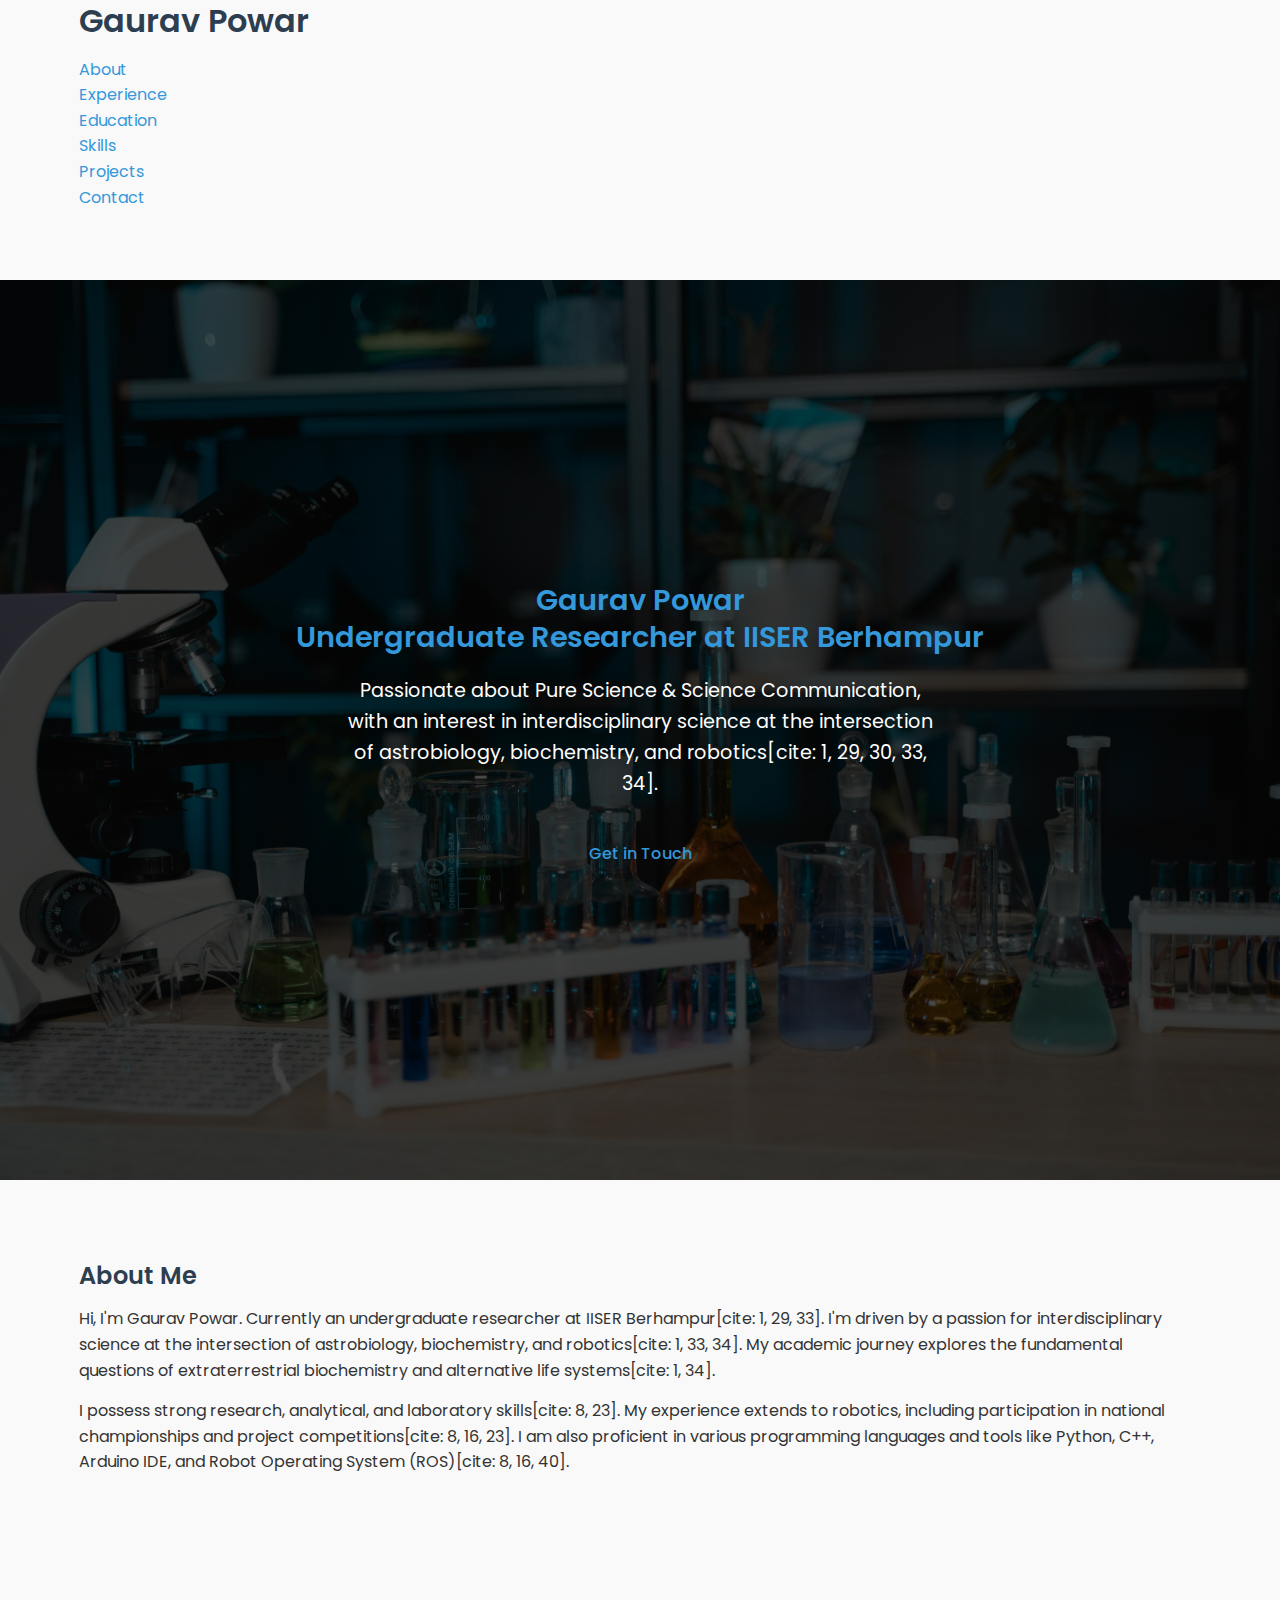
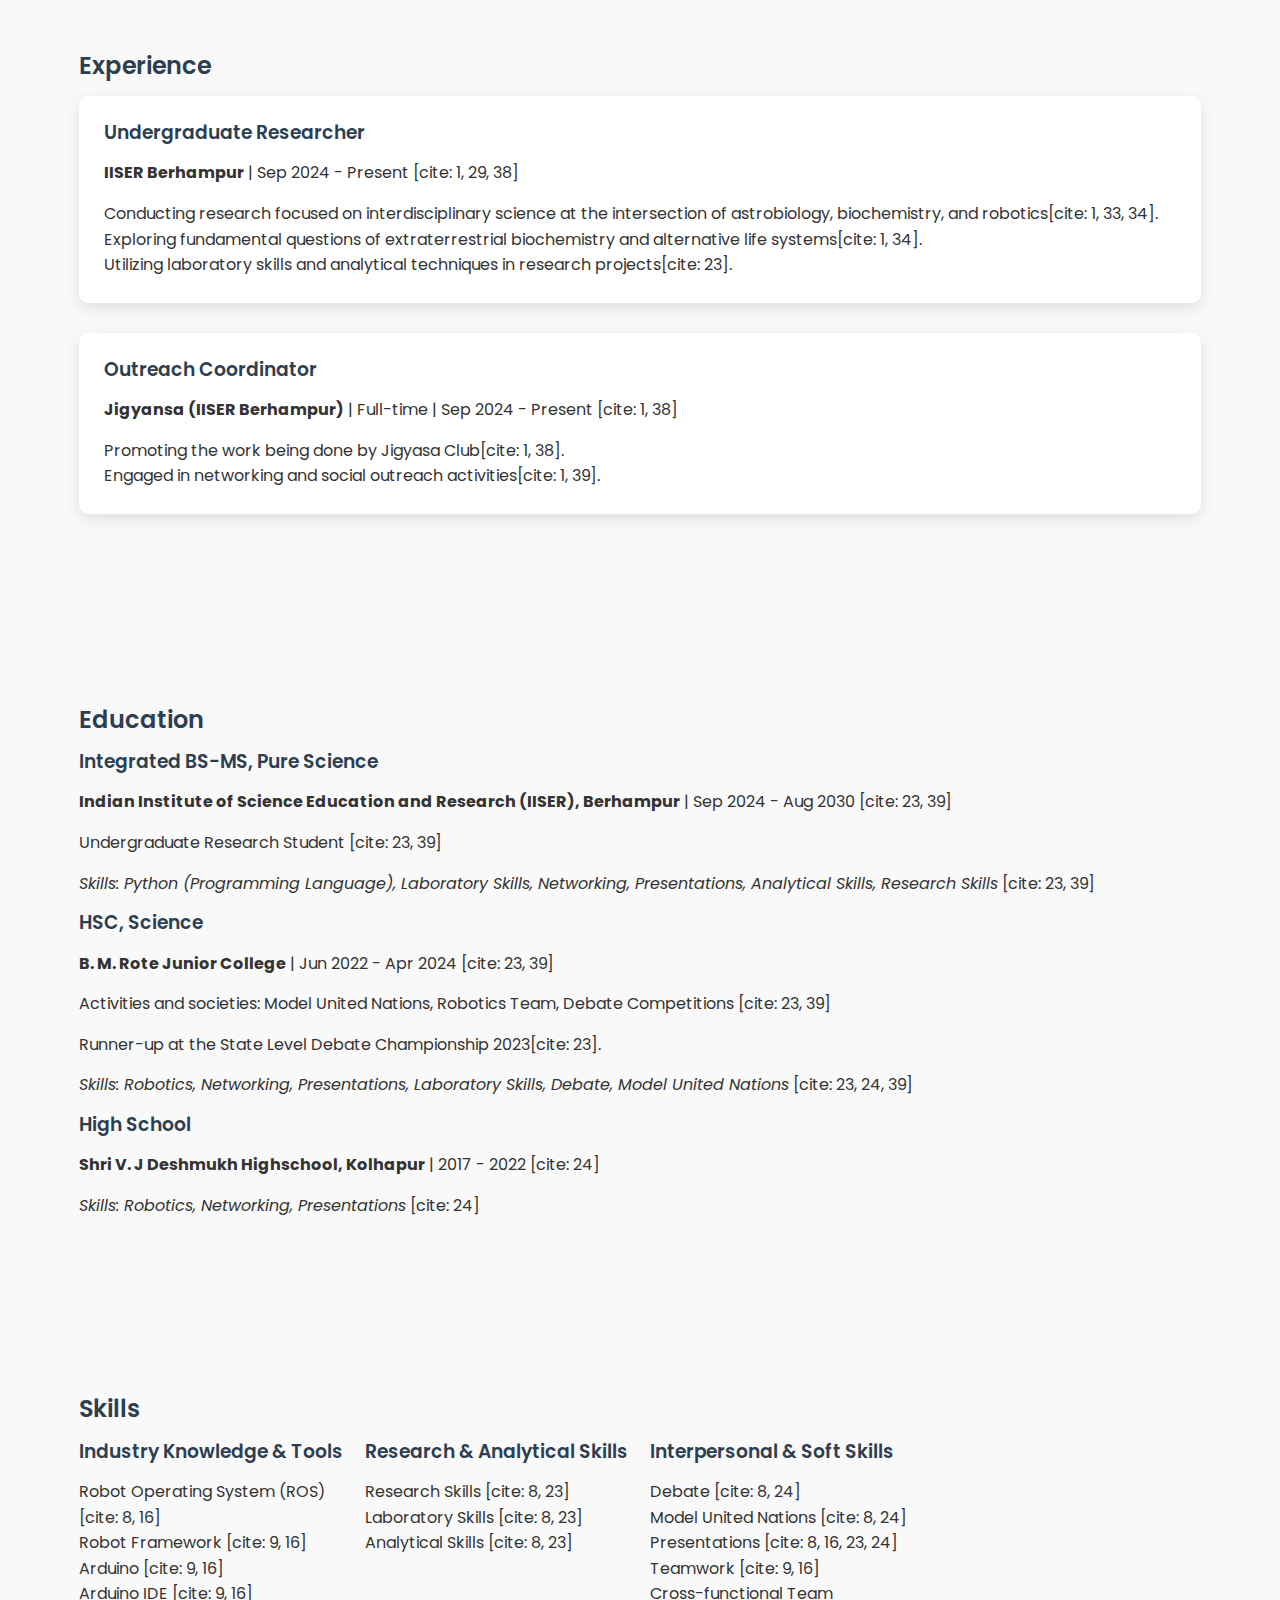
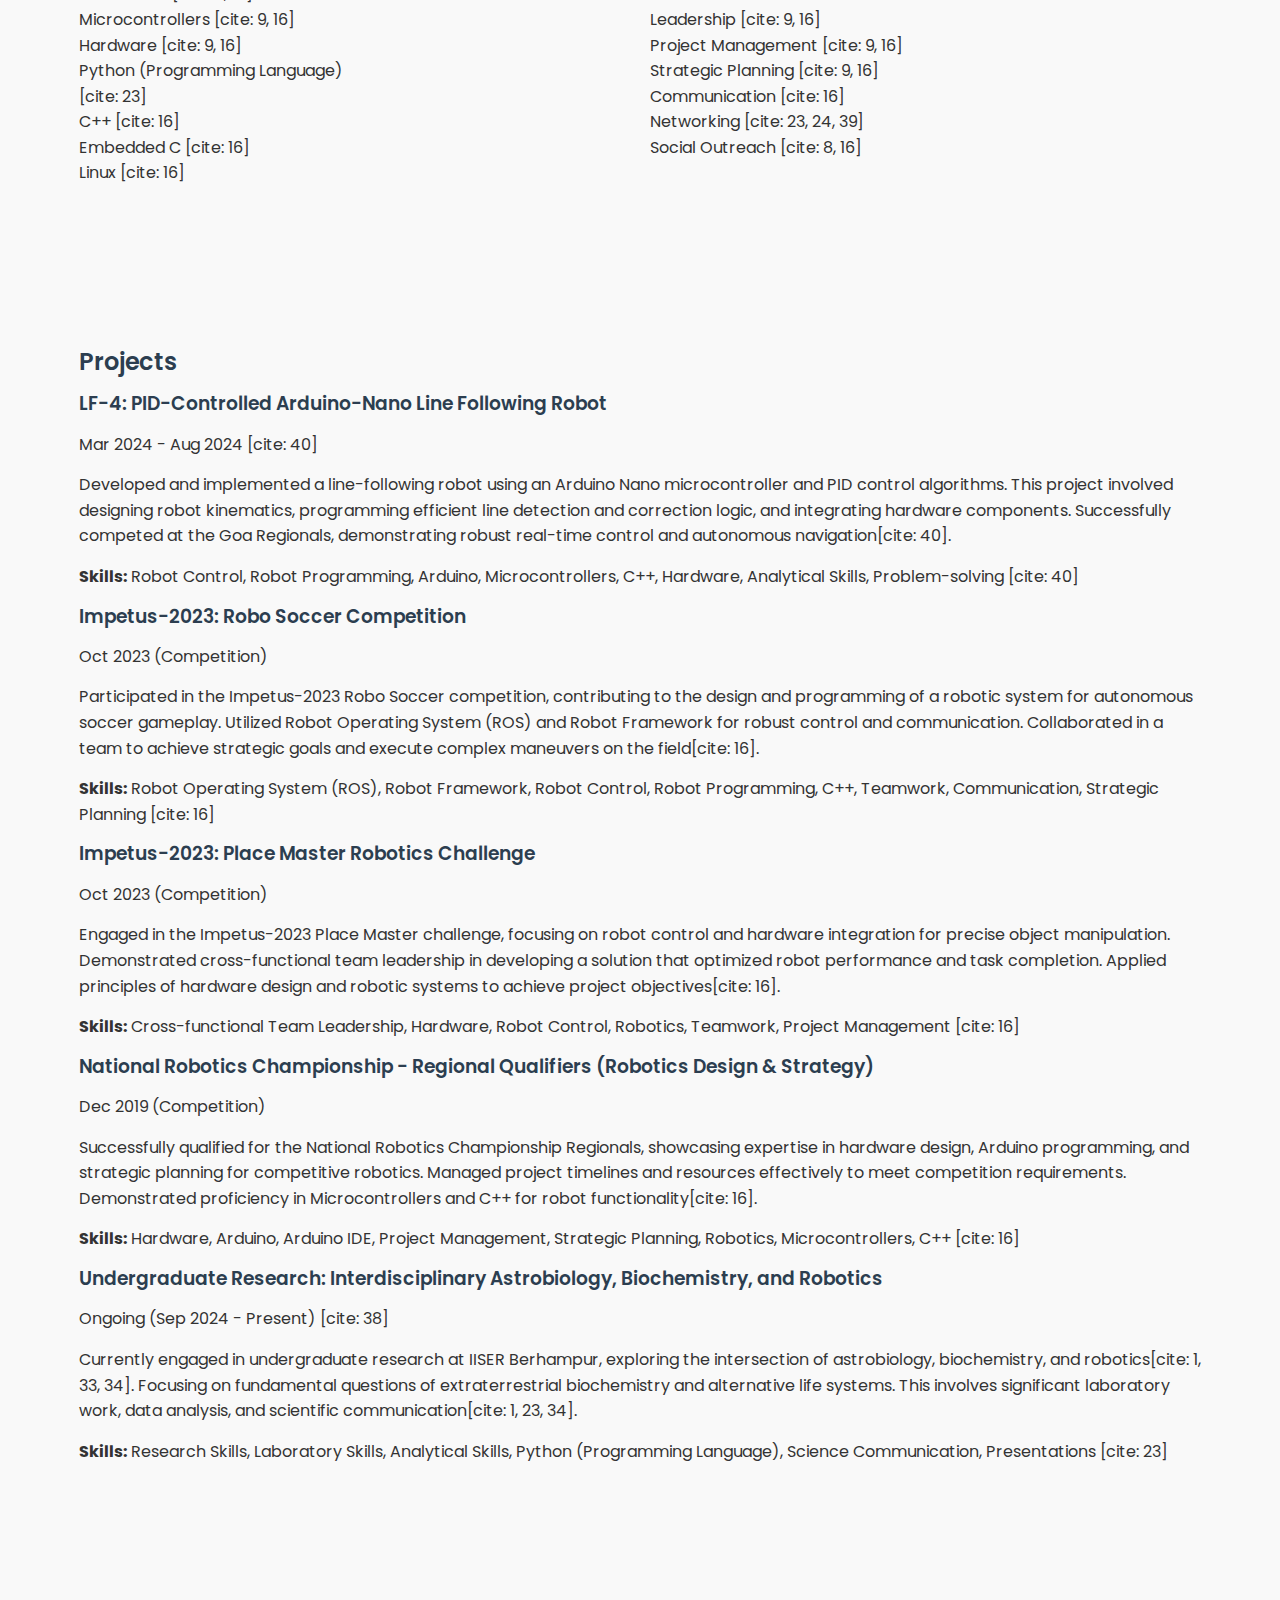
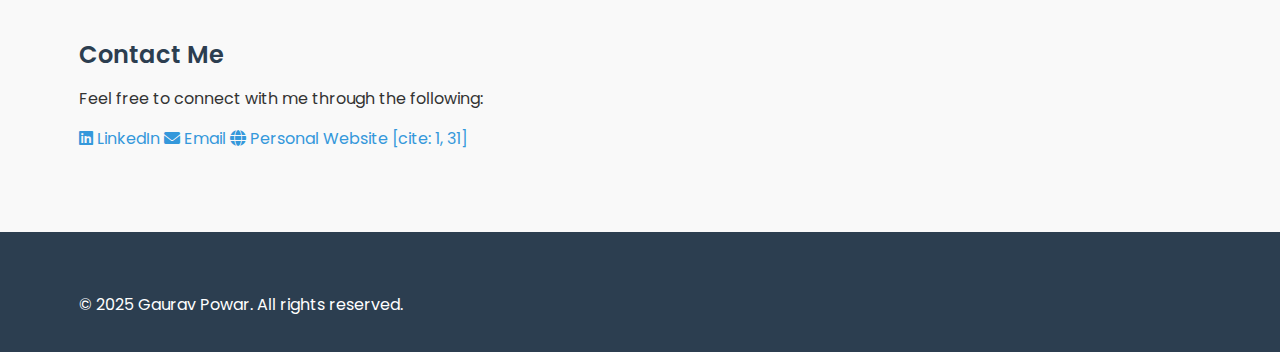
<file: index.html>
<!DOCTYPE html>
<html lang="en">
<head>
    <meta charset="UTF-8">
    <meta name="viewport" content="width=device-width, initial-scale=1.0">
    <title>Gaurav Powar - Portfolio</title>
    <link rel="stylesheet" href="style.css">
    <link rel="stylesheet" href="https://cdnjs.cloudflare.com/ajax/libs/font-awesome/6.0.0-beta3/css/all.min.css">
</head>
<body>
    <header>
        <nav>
            <div class="container">
                <h1>Gaurav Powar</h1>
                <ul>
                    <li><a href="#about">About</a></li>
                    <li><a href="#experience">Experience</a></li>
                    <li><a href="#education">Education</a></li>
                    <li><a href="#skills">Skills</a></li>
                    <li><a href="#projects">Projects</a></li>
                    <li><a href="#contact">Contact</a></li>
                </ul>
            </div>
        </nav>
    </header>

    <main>
        <section id="hero" class="hero">
            <div class="container">
                <div class="hero-content">
                    <h2>Gaurav Powar <br>
                        <span class="highlight">Undergraduate Researcher at IISER Berhampur</span></h2>
                    <p>Passionate about Pure Science & Science Communication, with an interest in interdisciplinary science at the intersection of astrobiology, biochemistry, and robotics[cite: 1, 29, 30, 33, 34].</p>
                    <a href="#contact" class="btn">Get in Touch</a>
                </div>
            </div>
        </section>

        <section id="about" class="about-section">
            <div class="container">
                <h2>About Me</h2>
                <p>Hi, I'm Gaurav Powar. Currently an undergraduate researcher at IISER Berhampur[cite: 1, 29, 33]. I'm driven by a passion for interdisciplinary science at the intersection of astrobiology, biochemistry, and robotics[cite: 1, 33, 34]. My academic journey explores the fundamental questions of extraterrestrial biochemistry and alternative life systems[cite: 1, 34].</p>
                <p>I possess strong research, analytical, and laboratory skills[cite: 8, 23]. My experience extends to robotics, including participation in national championships and project competitions[cite: 8, 16, 23]. I am also proficient in various programming languages and tools like Python, C++, Arduino IDE, and Robot Operating System (ROS)[cite: 8, 16, 40].</p>
            </div>
        </section>

        <section id="experience" class="section-alt">
            <div class="container">
                <h2>Experience</h2>
                <div class="experience-item">
                    <h3>Undergraduate Researcher</h3>
                    <p><strong>IISER Berhampur</strong> | Sep 2024 - Present [cite: 1, 29, 38]</p>
                    <ul>
                        <li>Conducting research focused on interdisciplinary science at the intersection of astrobiology, biochemistry, and robotics[cite: 1, 33, 34].</li>
                        <li>Exploring fundamental questions of extraterrestrial biochemistry and alternative life systems[cite: 1, 34].</li>
                        <li>Utilizing laboratory skills and analytical techniques in research projects[cite: 23].</li>
                    </ul>
                </div>
                <div class="experience-item">
                    <h3>Outreach Coordinator</h3>
                    <p><strong>Jigyansa (IISER Berhampur)</strong> | Full-time | Sep 2024 - Present [cite: 1, 38]</p>
                    <ul>
                        <li>Promoting the work being done by Jigyasa Club[cite: 1, 38].</li>
                        <li>Engaged in networking and social outreach activities[cite: 1, 39].</li>
                    </ul>
                </div>
            </div>
        </section>

        <section id="education">
            <div class="container">
                <h2>Education</h2>
                <div class="education-item">
                    <h3>Integrated BS-MS, Pure Science</h3>
                    <p><strong>Indian Institute of Science Education and Research (IISER), Berhampur</strong> | Sep 2024 - Aug 2030 [cite: 23, 39]</p>
                    <p>Undergraduate Research Student [cite: 23, 39]</p>
                    <p><em>Skills: Python (Programming Language), Laboratory Skills, Networking, Presentations, Analytical Skills, Research Skills</em> [cite: 23, 39]</p>
                </div>
                <div class="education-item">
                    <h3>HSC, Science</h3>
                    <p><strong>B. M. Rote Junior College</strong> | Jun 2022 - Apr 2024 [cite: 23, 39]</p>
                    <p>Activities and societies: Model United Nations, Robotics Team, Debate Competitions [cite: 23, 39]</p>
                    <p>Runner-up at the State Level Debate Championship 2023[cite: 23].</p>
                    <p><em>Skills: Robotics, Networking, Presentations, Laboratory Skills, Debate, Model United Nations</em> [cite: 23, 24, 39]</p>
                </div>
                <div class="education-item">
                    <h3>High School</h3>
                    <p><strong>Shri V. J Deshmukh Highschool, Kolhapur</strong> | 2017 - 2022 [cite: 24]</p>
                    <p><em>Skills: Robotics, Networking, Presentations</em> [cite: 24]</p>
                </div>
            </div>
        </section>

        <section id="skills" class="section-alt">
            <div class="container">
                <h2>Skills</h2>
                <div class="skills-grid">
                    <div class="skill-category">
                        <h3>Industry Knowledge & Tools</h3>
                        <ul>
                            <li>Robot Operating System (ROS) [cite: 8, 16]</li>
                            <li>Robot Framework [cite: 9, 16]</li>
                            <li>Arduino [cite: 9, 16]</li>
                            <li>Arduino IDE [cite: 9, 16]</li>
                            <li>Microcontrollers [cite: 9, 16]</li>
                            <li>Hardware [cite: 9, 16]</li>
                            <li>Python (Programming Language) [cite: 23]</li>
                            <li>C++ [cite: 16]</li>
                            <li>Embedded C [cite: 16]</li>
                            <li>Linux [cite: 16]</li>
                        </ul>
                    </div>
                    <div class="skill-category">
                        <h3>Research & Analytical Skills</h3>
                        <ul>
                            <li>Research Skills [cite: 8, 23]</li>
                            <li>Laboratory Skills [cite: 8, 23]</li>
                            <li>Analytical Skills [cite: 8, 23]</li>
                        </ul>
                    </div>
                    <div class="skill-category">
                        <h3>Interpersonal & Soft Skills</h3>
                        <ul>
                            <li>Debate [cite: 8, 24]</li>
                            <li>Model United Nations [cite: 8, 24]</li>
                            <li>Presentations [cite: 8, 16, 23, 24]</li>
                            <li>Teamwork [cite: 9, 16]</li>
                            <li>Cross-functional Team Leadership [cite: 9, 16]</li>
                            <li>Project Management [cite: 9, 16]</li>
                            <li>Strategic Planning [cite: 9, 16]</li>
                            <li>Communication [cite: 16]</li>
                            <li>Networking [cite: 23, 24, 39]</li>
                            <li>Social Outreach [cite: 8, 16]</li>
                        </ul>
                    </div>
                </div>
            </div>
        </section>

        <section id="projects">
            <div class="container">
                <h2>Projects</h2>

                <div class="project-item">
                    <h3>LF-4: PID-Controlled Arduino-Nano Line Following Robot</h3>
                    <p class="project-duration">Mar 2024 - Aug 2024 [cite: 40]</p>
                    <p>Developed and implemented a line-following robot using an Arduino Nano microcontroller and PID control algorithms. This project involved designing robot kinematics, programming efficient line detection and correction logic, and integrating hardware components. Successfully competed at the Goa Regionals, demonstrating robust real-time control and autonomous navigation[cite: 40].</p>
                    <p class="project-skills"><strong>Skills:</strong> Robot Control, Robot Programming, Arduino, Microcontrollers, C++, Hardware, Analytical Skills, Problem-solving [cite: 40]</p>
                    </div>

                <div class="project-item">
                    <h3>Impetus-2023: Robo Soccer Competition</h3>
                    <p class="project-duration">Oct 2023 (Competition)</p>
                    <p>Participated in the Impetus-2023 Robo Soccer competition, contributing to the design and programming of a robotic system for autonomous soccer gameplay. Utilized Robot Operating System (ROS) and Robot Framework for robust control and communication. Collaborated in a team to achieve strategic goals and execute complex maneuvers on the field[cite: 16].</p>
                    <p class="project-skills"><strong>Skills:</strong> Robot Operating System (ROS), Robot Framework, Robot Control, Robot Programming, C++, Teamwork, Communication, Strategic Planning [cite: 16]</p>
                </div>

                <div class="project-item">
                    <h3>Impetus-2023: Place Master Robotics Challenge</h3>
                    <p class="project-duration">Oct 2023 (Competition)</p>
                    <p>Engaged in the Impetus-2023 Place Master challenge, focusing on robot control and hardware integration for precise object manipulation. Demonstrated cross-functional team leadership in developing a solution that optimized robot performance and task completion. Applied principles of hardware design and robotic systems to achieve project objectives[cite: 16].</p>
                    <p class="project-skills"><strong>Skills:</strong> Cross-functional Team Leadership, Hardware, Robot Control, Robotics, Teamwork, Project Management [cite: 16]</p>
                </div>

                <div class="project-item">
                    <h3>National Robotics Championship - Regional Qualifiers (Robotics Design & Strategy)</h3>
                    <p class="project-duration">Dec 2019 (Competition)</p>
                    <p>Successfully qualified for the National Robotics Championship Regionals, showcasing expertise in hardware design, Arduino programming, and strategic planning for competitive robotics. Managed project timelines and resources effectively to meet competition requirements. Demonstrated proficiency in Microcontrollers and C++ for robot functionality[cite: 16].</p>
                    <p class="project-skills"><strong>Skills:</strong> Hardware, Arduino, Arduino IDE, Project Management, Strategic Planning, Robotics, Microcontrollers, C++ [cite: 16]</p>
                </div>

                <div class="project-item">
                    <h3>Undergraduate Research: Interdisciplinary Astrobiology, Biochemistry, and Robotics</h3>
                    <p class="project-duration">Ongoing (Sep 2024 - Present) [cite: 38]</p>
                    <p>Currently engaged in undergraduate research at IISER Berhampur, exploring the intersection of astrobiology, biochemistry, and robotics[cite: 1, 33, 34]. Focusing on fundamental questions of extraterrestrial biochemistry and alternative life systems. This involves significant laboratory work, data analysis, and scientific communication[cite: 1, 23, 34].</p>
                    <p class="project-skills"><strong>Skills:</strong> Research Skills, Laboratory Skills, Analytical Skills, Python (Programming Language), Science Communication, Presentations [cite: 23]</p>
                </div>

            </div>
        </section>

        <section id="contact" class="section-alt">
            <div class="container">
                <h2>Contact Me</h2>
                <p>Feel free to connect with me through the following:</p>
                <div class="contact-links">
                    <a href="https://www.linkedin.com/in/gauravpowarin/" target="_blank"><i class="fab fa-linkedin"></i> LinkedIn</a>
                    <a href="mailto:your.email@example.com"><i class="fas fa-envelope"></i> Email</a>
                    <a href="https://gauravpowar.vercel.app/" target="_blank"><i class="fas fa-globe"></i> Personal Website [cite: 1, 31]</a>
                    </div>
            </div>
        </section>
    </main>

    <footer>
        <div class="container">
            <p>&copy; 2025 Gaurav Powar. All rights reserved.</p>
        </div>
    </footer>

    <script>
        // Simple smooth scrolling for navigation links
        document.querySelectorAll('nav ul li a').forEach(anchor => {
            anchor.addEventListener('click', function (e) {
                e.preventDefault();

                document.querySelector(this.getAttribute('href')).scrollIntoView({
                    behavior: 'smooth'
                });
            });
        });
    </script>
</body>
</html>
</file>
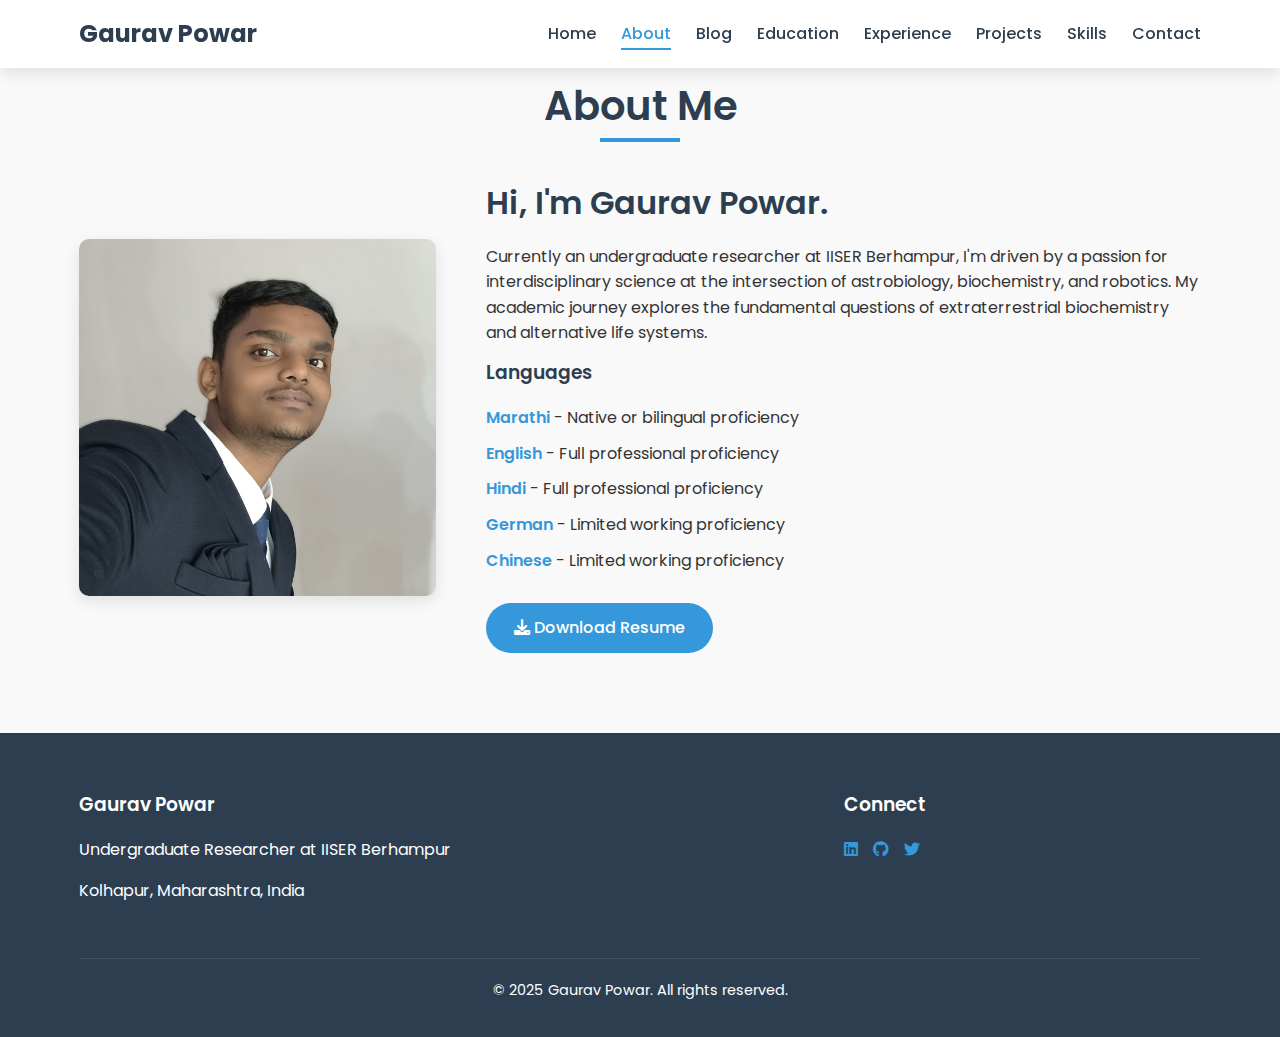
<file: about.html>
<!DOCTYPE html>
<html lang="en">
<head>
    <meta charset="UTF-8">
    <meta name="viewport" content="width=device-width, initial-scale=1.0">
    <title>About Me | Gaurav Powar</title>
    <link rel="stylesheet" href="css/style.css">
    <link rel="stylesheet" href="https://cdnjs.cloudflare.com/ajax/libs/font-awesome/6.0.0/css/all.min.css">
</head>
<body>
    <nav class="navbar">
        <div class="container">
            <div class="logo">Gaurav Powar</div>
            <div class="nav-toggle" id="navToggle">
                <span></span>
                <span></span>
                <span></span>
            </div>
            <ul class="nav-menu">
                <li><a href="index.html">Home</a></li>
                <li><a href="about.html">About</a></li>
                <li><a href="blog.html">Blog</a></li>
                <li><a href="education.html">Education</a></li>
                <li><a href="experience.html">Experience</a></li>
                <li><a href="projects.html">Projects</a></li>
                <li><a href="skills.html">Skills</a></li>
                <li><a href="contact.html">Contact</a></li>
            </ul>
        </div>
    </nav>

    <section class="about-section">
        <div class="container">
            <h1 class="page-title">About Me</h1>
            <div class="about-content">
                <div class="about-image">
                    <img src="img/profile.jpg" alt="Gaurav Powar">
                </div>
                <div class="about-text">
                    <h2>Hi, I'm Gaurav Powar.</h2>
                    <p>Currently an undergraduate researcher at IISER Berhampur, I'm driven by a passion for interdisciplinary science at the intersection of astrobiology, biochemistry, and robotics. My academic journey explores the fundamental questions of extraterrestrial biochemistry and alternative life systems.</p>
                    
                    <h3>Languages</h3>
                    <ul class="language-list">
                        <li><span>Marathi</span> - Native or bilingual proficiency</li>
                        <li><span>English</span> - Full professional proficiency</li>
                        <li><span>Hindi</span> - Full professional proficiency</li>
                        <li><span>German</span> - Limited working proficiency</li>
                        <li><span>Chinese</span> - Limited working proficiency</li>
                    </ul>
                    
                    <div class="download-resume">
                        <a href="https://drive.google.com/file/d/1ufzrkxPUkvgI6E0wpYZYfoWjKf3nbKU_/view?usp=sharing" class="btn primary-btn"><i class="fas fa-download"></i> Download Resume</a>
                    </div>
                </div>
            </div>
        </div>
    </section>

    <footer>
                <div class="container">
            <div class="footer-content">
                <div class="footer-section">
                    <h3>Gaurav Powar</h3>
                    <p>Undergraduate Researcher at IISER Berhampur</p>
                    <p>Kolhapur, Maharashtra, India</p>
                </div>
                <div class="footer-section">
                    <h3>Connect</h3>
                    <div class="social-links">
                        <a href="https://www.linkedin.com/in/gauravpowarin/"><i class="fab fa-linkedin"></i></a>
                        <a href="https://github.com/gauravpowar"><i class="fab fa-github"></i></a>
                        <a href="https://x.com/gauravpowar_"><i class="fab fa-twitter"></i></a>
                    </div>
                </div>
            </div>
            <div class="copyright">
                <p>&copy; 2025 Gaurav Powar. All rights reserved.</p>
            </div>
        </div>
    </footer>
    <script src="js/script.js"></script>
</body>
</html>
</file>
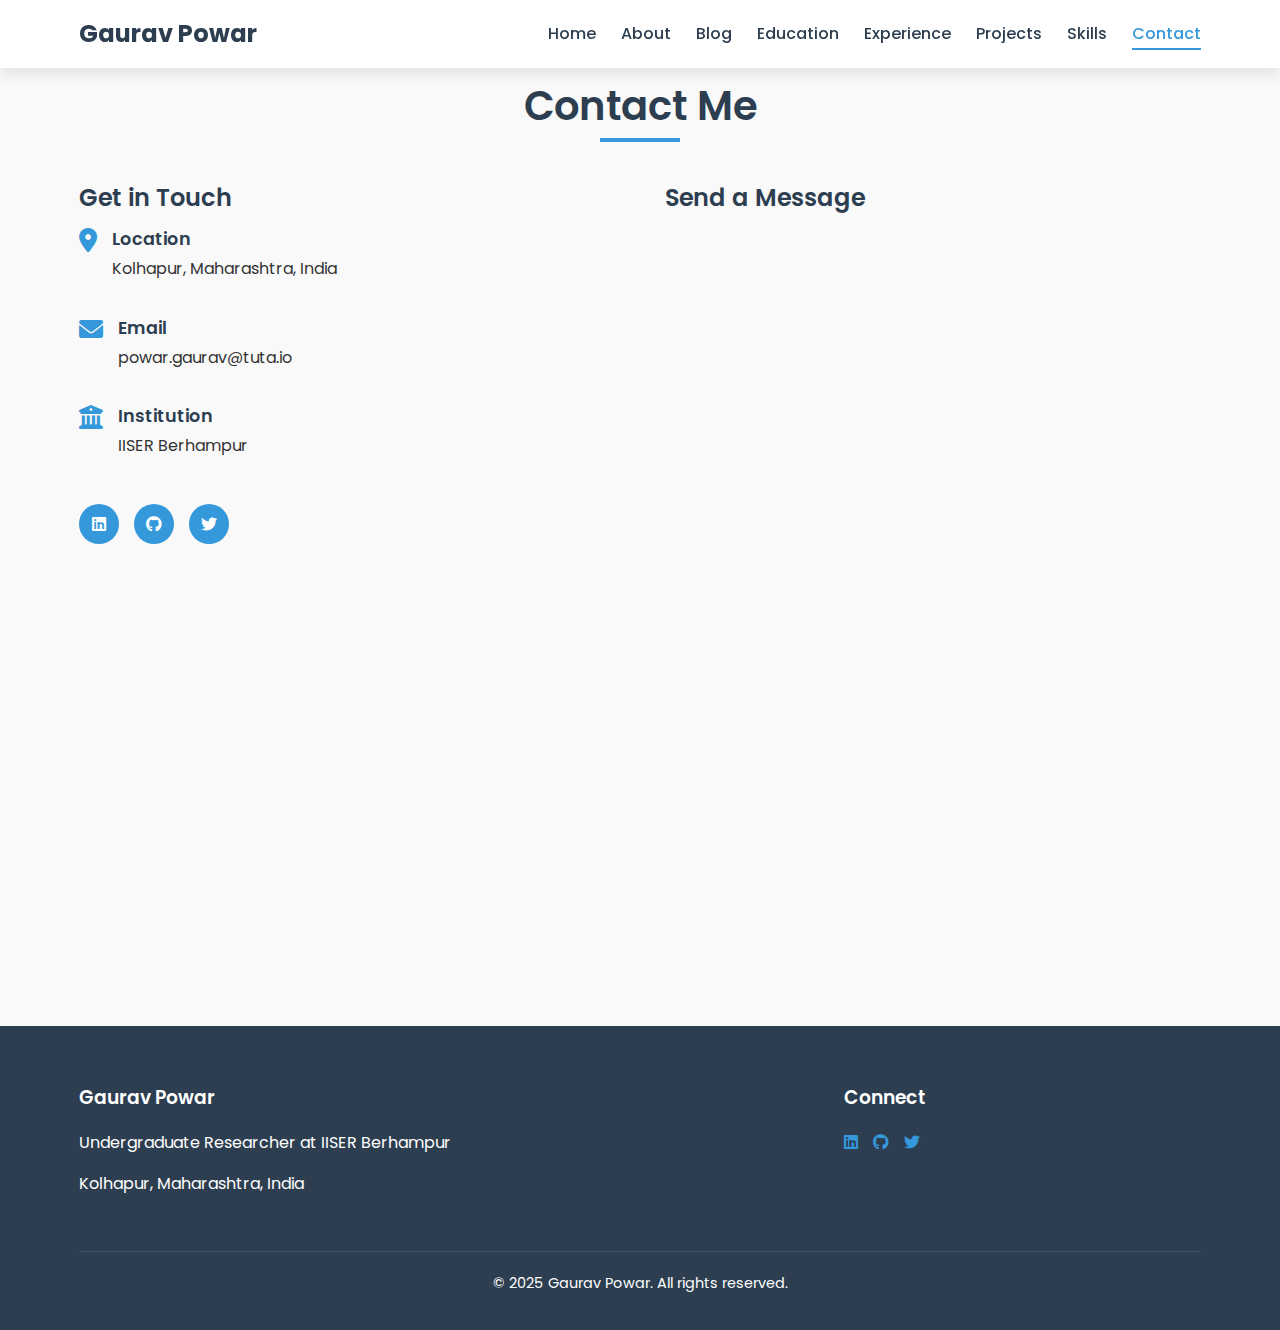
<file: contact.html>
<!DOCTYPE html>
<html lang="en">
<head>
    <meta charset="UTF-8">
    <meta name="viewport" content="width=device-width, initial-scale=1.0">
    <title>Contact | Gaurav Powar</title>
    <link rel="stylesheet" href="css/style.css">
    <link rel="stylesheet" href="https://cdnjs.cloudflare.com/ajax/libs/font-awesome/6.0.0/css/all.min.css">
</head>
<body>
   <nav class="navbar">
        <div class="container">
            <div class="logo">Gaurav Powar</div>
            <div class="nav-toggle" id="navToggle">
                <span></span>
                <span></span>
                <span></span>
            </div>
            <ul class="nav-menu">
                <li><a href="index.html">Home</a></li>
                <li><a href="about.html">About</a></li>
                <li><a href="blog.html">Blog</a></li>
                <li><a href="education.html">Education</a></li>
                <li><a href="experience.html">Experience</a></li>
                <li><a href="projects.html">Projects</a></li>
                <li><a href="skills.html">Skills</a></li>
                <li><a href="contact.html">Contact</a></li>
            </ul>
        </div>
    </nav>

    <section class="contact-section">
        <div class="container">
            <h1 class="page-title">Contact Me</h1>
            <div class="contact-content">
                <div class="contact-info">
                    <h2>Get in Touch</h2>
                    <div class="contact-details">
                        <div class="contact-item">
                            <i class="fas fa-map-marker-alt"></i>
                            <div>
                                <h3>Location</h3>
                                <p>Kolhapur, Maharashtra, India</p>
                            </div>
                        </div>
                        <div class="contact-item">
                            <i class="fas fa-envelope"></i>
                            <div>
                                <h3>Email</h3>
                                <p>powar.gaurav@tuta.io</p>
                            </div>
                        </div>
                        <div class="contact-item">
                            <i class="fas fa-university"></i>
                            <div>
                                <h3>Institution</h3>
                                <p>IISER Berhampur</p>
                            </div>
                        </div>
                    </div>
                    <div class="social-links">
                        <a href="#" class="social-link"><i class="fab fa-linkedin"></i></a>
                        <a href="#" class="social-link"><i class="fab fa-github"></i></a>
                        <a href="#" class="social-link"><i class="fab fa-twitter"></i></a>
                    </div>
                </div>
                <div class="contact-form">
    <h2>Send a Message</h2>
    <div class="google-form-container">
        <iframe src="https://docs.google.com/forms/d/e/1FAIpQLScwuGYb8c_5iQ0y1SG61SpRVTEw2Hp7utYQOSHD0mhFDaBPlQ/viewform?embedded=true" 
            width="100%" height="700" frameborder="0" marginheight="0" marginwidth="0">Loading…</iframe>
    </div>
</div>
            </div>
        </div>
    </section>

    <footer>
        <div class="container">
            <div class="footer-content">
                <div class="footer-section">
                    <h3>Gaurav Powar</h3>
                    <p>Undergraduate Researcher at IISER Berhampur</p>
                    <p>Kolhapur, Maharashtra, India</p>
                </div>
                <div class="footer-section">
                    <h3>Connect</h3>
                    <div class="social-links">
                        <a href="https://www.linkedin.com/in/gauravpowarin/"><i class="fab fa-linkedin"></i></a>
                        <a href="https://github.com/gauravpowar"><i class="fab fa-github"></i></a>
                        <a href="https://x.com/gauravpowar_"><i class="fab fa-twitter"></i></a>
                    </div>
                </div>
            </div>
            <div class="copyright">
                <p>&copy; 2025 Gaurav Powar. All rights reserved.</p>
            </div>
        </div>
    </footer>
    <script src="js/script.js"></script>
</body>
</html>
</file>
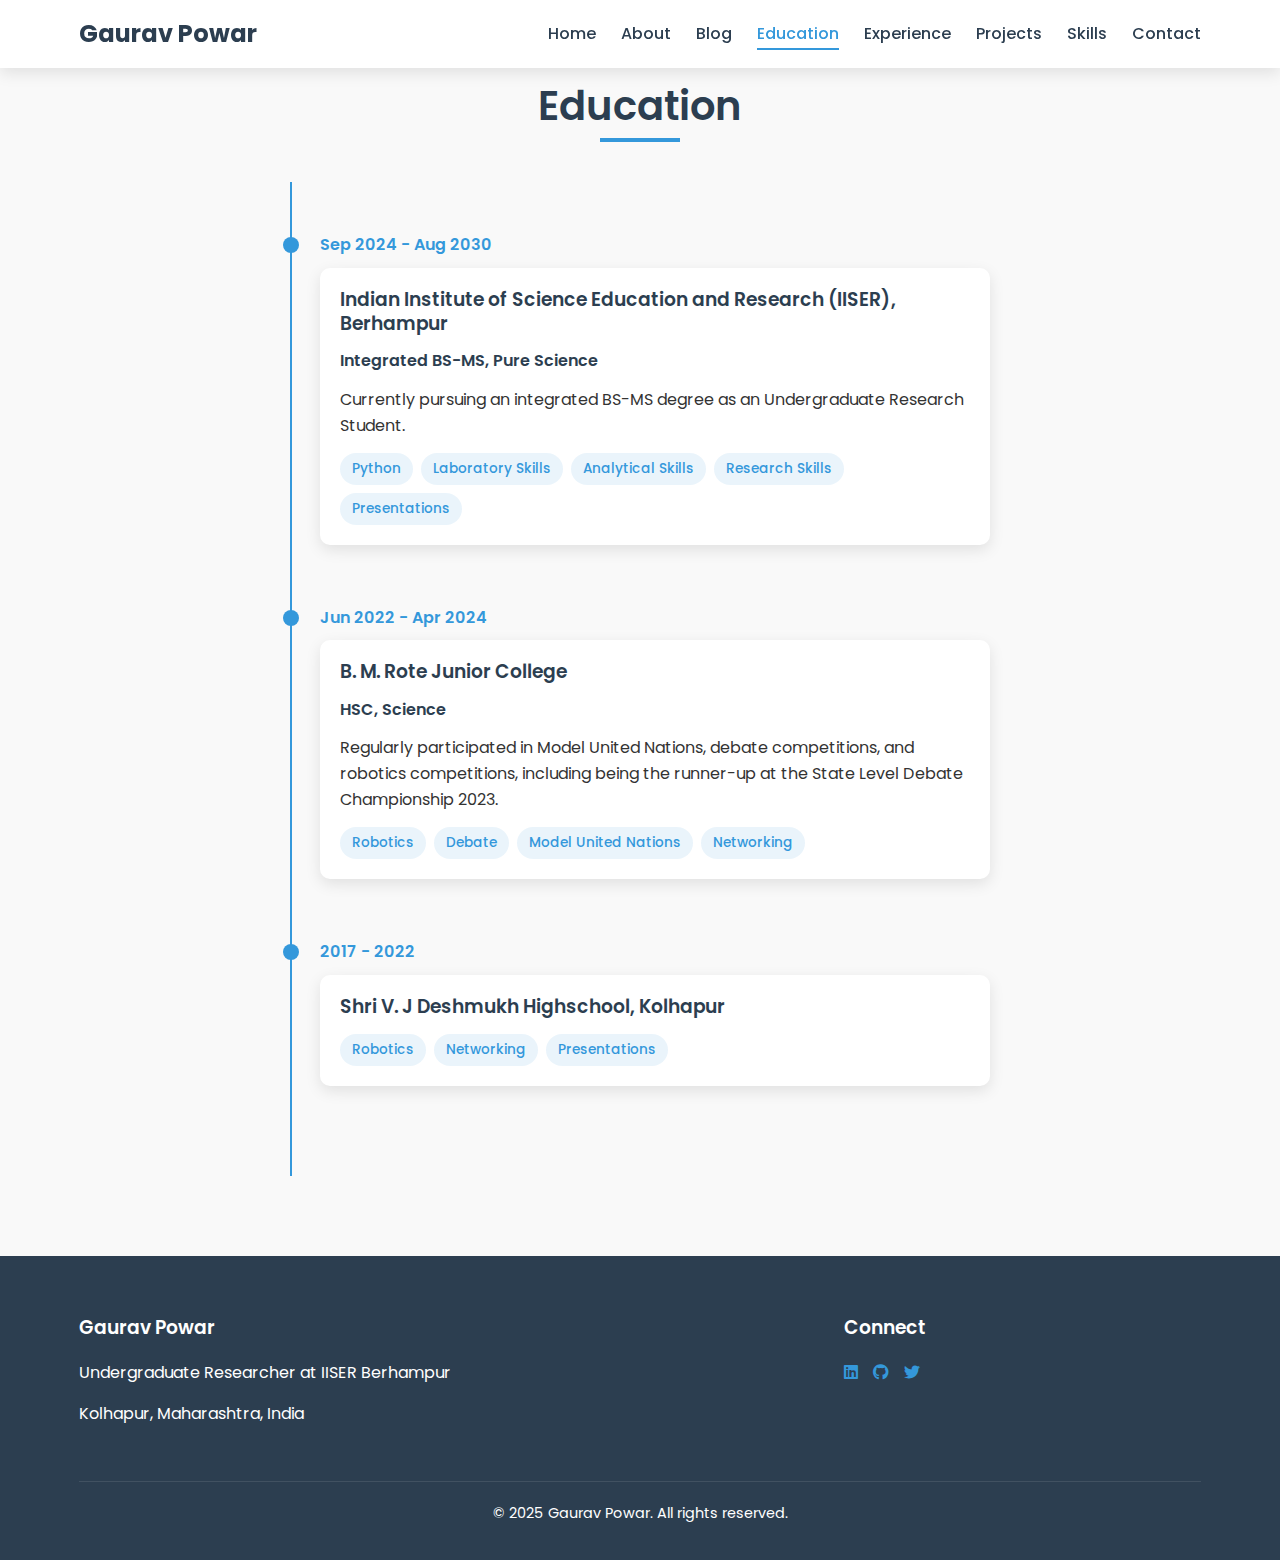
<file: education.html>
<!DOCTYPE html>
<html lang="en">
<head>
    <meta charset="UTF-8">
    <meta name="viewport" content="width=device-width, initial-scale=1.0">
    <title>Education | Gaurav Powar</title>
    <link rel="stylesheet" href="css/style.css">
    <link rel="stylesheet" href="https://cdnjs.cloudflare.com/ajax/libs/font-awesome/6.0.0/css/all.min.css">
</head>
<body>
    <nav class="navbar">
        <div class="container">
            <div class="logo">Gaurav Powar</div>
            <div class="nav-toggle" id="navToggle">
                <span></span>
                <span></span>
                <span></span>
            </div>
            <ul class="nav-menu">
                <li><a href="index.html">Home</a></li>
                <li><a href="about.html">About</a></li>
                <li><a href="blog.html">Blog</a></li>
                <li><a href="education.html">Education</a></li>
                <li><a href="experience.html">Experience</a></li>
                <li><a href="projects.html">Projects</a></li>
                <li><a href="skills.html">Skills</a></li>
                <li><a href="contact.html">Contact</a></li>
            </ul>
        </div>
    </nav>
    </nav>

    <section class="education-section">
        <div class="container">
            <h1 class="page-title">Education</h1>
            <div class="timeline">
                <div class="timeline-item">
                    <div class="timeline-dot"></div>
                    <div class="timeline-date">Sep 2024 - Aug 2030</div>
                    <div class="timeline-content">
                        <h3>Indian Institute of Science Education and Research (IISER), Berhampur</h3>
                        <h4>Integrated BS-MS, Pure Science</h4>
                        <p>Currently pursuing an integrated BS-MS degree as an Undergraduate Research Student.</p>
                        <div class="skills-tags">
                            <span>Python</span>
                            <span>Laboratory Skills</span>
                            <span>Analytical Skills</span>
                            <span>Research Skills</span>
                            <span>Presentations</span>
                        </div>
                    </div>
                </div>
                
                <div class="timeline-item">
                    <div class="timeline-dot"></div>
                    <div class="timeline-date">Jun 2022 - Apr 2024</div>
                    <div class="timeline-content">
                        <h3>B. M. Rote Junior College</h3>
                        <h4>HSC, Science</h4>
                        <p>Regularly participated in Model United Nations, debate competitions, and robotics competitions, including being the runner-up at the State Level Debate Championship 2023.</p>
                        <div class="skills-tags">
                            <span>Robotics</span>
                            <span>Debate</span>
                            <span>Model United Nations</span>
                            <span>Networking</span>
                        </div>
                    </div>
                </div>
                
                <div class="timeline-item">
                    <div class="timeline-dot"></div>
                    <div class="timeline-date">2017 - 2022</div>
                    <div class="timeline-content">
                        <h3>Shri V. J Deshmukh Highschool, Kolhapur</h3>
                        <div class="skills-tags">
                            <span>Robotics</span>
                            <span>Networking</span>
                            <span>Presentations</span>
                        </div>
                    </div>
                </div>
            </div>
        </div>
    </section>

    <footer>
        <div class="container">
            <div class="footer-content">
                <div class="footer-section">
                    <h3>Gaurav Powar</h3>
                    <p>Undergraduate Researcher at IISER Berhampur</p>
                    <p>Kolhapur, Maharashtra, India</p>
                </div>
                <div class="footer-section">
                    <h3>Connect</h3>
                    <div class="social-links">
                        <a href="https://www.linkedin.com/in/gauravpowarin/"><i class="fab fa-linkedin"></i></a>
                        <a href="https://github.com/gauravpowar"><i class="fab fa-github"></i></a>
                        <a href="https://x.com/gauravpowar_"><i class="fab fa-twitter"></i></a>
                    </div>
                </div>
            </div>
            <div class="copyright">
                <p>&copy; 2025 Gaurav Powar. All rights reserved.</p>
            </div>
        </div>
    </footer>
    <script src="js/script.js"></script>
</body>
</html>
</file>
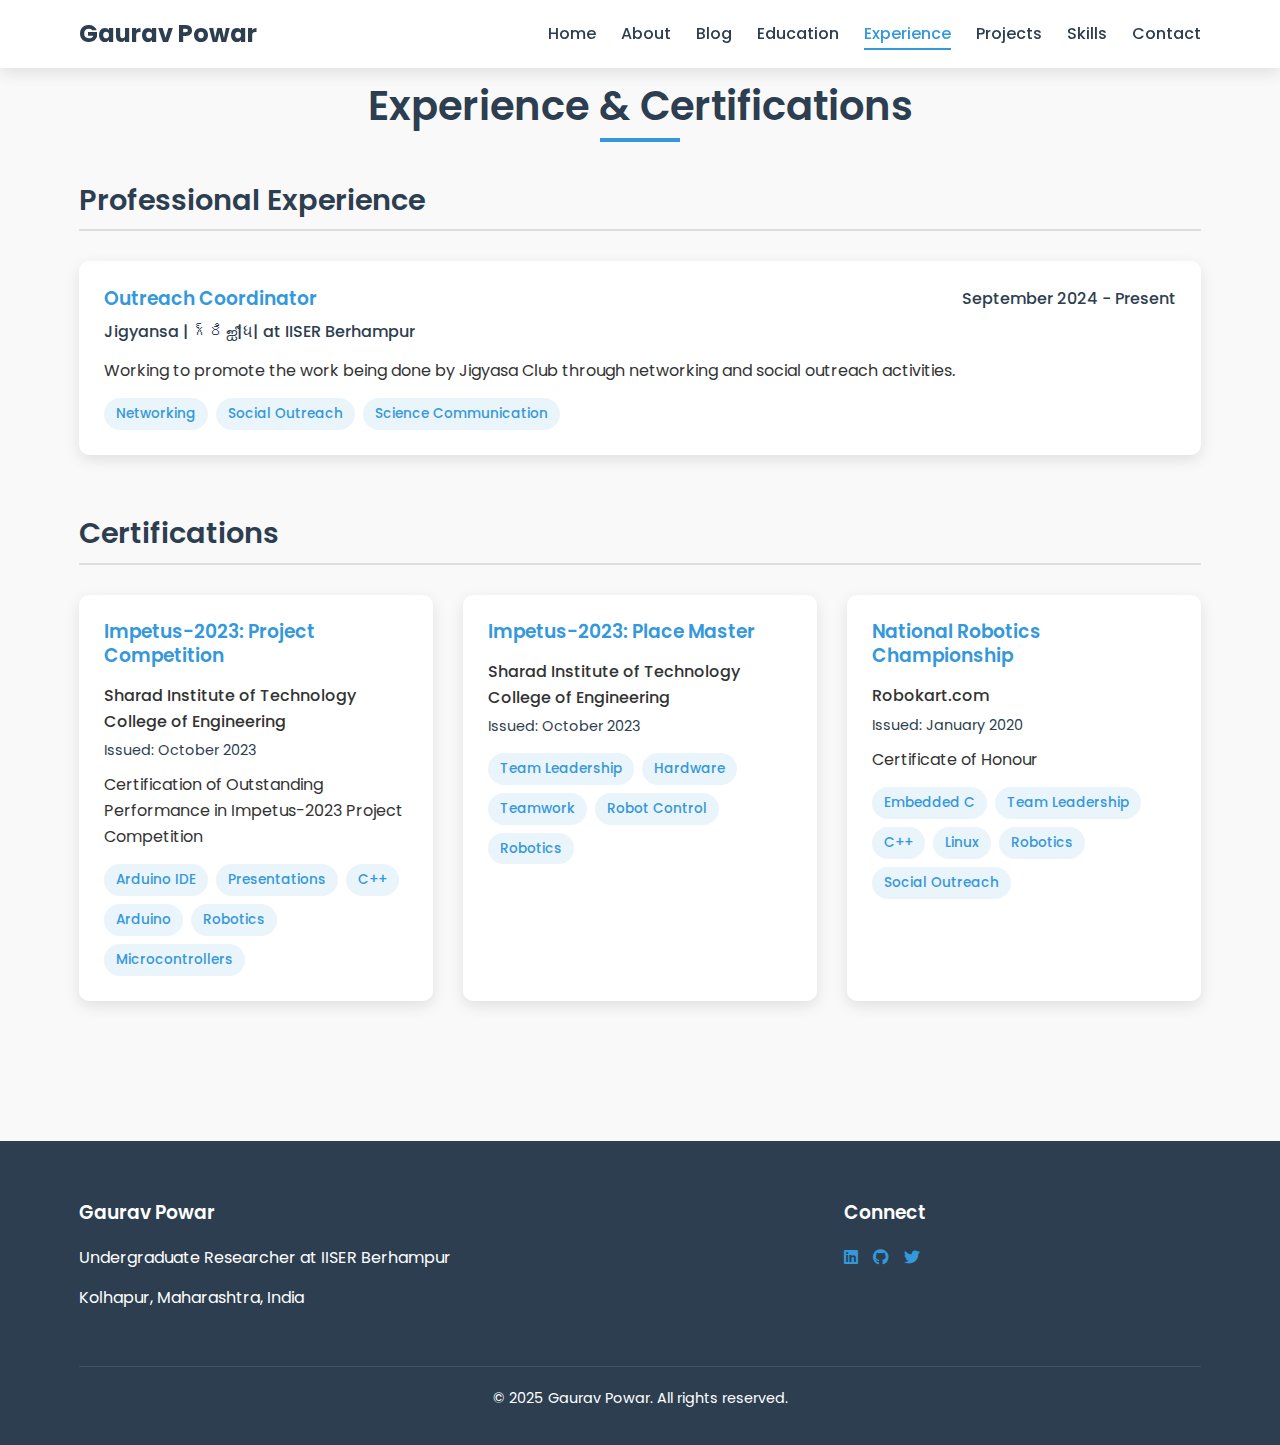
<file: experience.html>
<!DOCTYPE html>
<html lang="en">
<head>
    <meta charset="UTF-8">
    <meta name="viewport" content="width=device-width, initial-scale=1.0">
    <title>Experience | Gaurav Powar</title>
    <link rel="stylesheet" href="css/style.css">
    <link rel="stylesheet" href="https://cdnjs.cloudflare.com/ajax/libs/font-awesome/6.0.0/css/all.min.css">
</head>
<body>
   <nav class="navbar">
        <div class="container">
            <div class="logo">Gaurav Powar</div>
            <div class="nav-toggle" id="navToggle">
                <span></span>
                <span></span>
                <span></span>
            </div>
            <ul class="nav-menu">
                <li><a href="index.html">Home</a></li>
                <li><a href="about.html">About</a></li>
                <li><a href="blog.html">Blog</a></li>
                <li><a href="education.html">Education</a></li>
                <li><a href="experience.html">Experience</a></li>
                <li><a href="projects.html">Projects</a></li>
                <li><a href="skills.html">Skills</a></li>
                <li><a href="contact.html">Contact</a></li>
            </ul>
        </div>
    </nav>

    <section class="experience-section">
        <div class="container">
            <h1 class="page-title">Experience & Certifications</h1>
            
            <div class="experience-block">
                <h2>Professional Experience</h2>
                <div class="experience-item">
                    <div class="experience-header">
                        <h3>Outreach Coordinator</h3>
                        <span class="experience-date">September 2024 - Present</span>
                    </div>
                    <h4>Jigyansa | గ్రిஐீ|ધ| at IISER Berhampur</h4>
                    <p>Working to promote the work being done by Jigyasa Club through networking and social outreach activities.</p>
                    <div class="skills-tags">
                        <span>Networking</span>
                        <span>Social Outreach</span>
                        <span>Science Communication</span>
                    </div>
                </div>
            </div>

            <div class="certifications-block">
                <h2>Certifications</h2>
                <div class="certifications-grid">
                    <div class="certification-item">
                        <h3>Impetus-2023: Project Competition</h3>
                        <p class="cert-issuer">Sharad Institute of Technology College of Engineering</p>
                        <p class="cert-date">Issued: October 2023</p>
                        <p class="cert-description">Certification of Outstanding Performance in Impetus-2023 Project Competition</p>
                        <div class="skills-tags">
                            <span>Arduino IDE</span>
                            <span>Presentations</span>
                            <span>C++</span>
                            <span>Arduino</span>
                            <span>Robotics</span>
                            <span>Microcontrollers</span>
                        </div>
                    </div>
                    
                    <div class="certification-item">
                        <h3>Impetus-2023: Place Master</h3>
                        <p class="cert-issuer">Sharad Institute of Technology College of Engineering</p>
                        <p class="cert-date">Issued: October 2023</p>
                        <div class="skills-tags">
                            <span>Team Leadership</span>
                            <span>Hardware</span>
                            <span>Teamwork</span>
                            <span>Robot Control</span>
                            <span>Robotics</span>
                        </div>
                    </div>
                    
                    <div class="certification-item">
                        <h3>National Robotics Championship</h3>
                        <p class="cert-issuer">Robokart.com</p>
                        <p class="cert-date">Issued: January 2020</p>
                        <p class="cert-description">Certificate of Honour</p>
                        <div class="skills-tags">
                            <span>Embedded C</span>
                            <span>Team Leadership</span>
                            <span>C++</span>
                            <span>Linux</span>
                            <span>Robotics</span>
                            <span>Social Outreach</span>
                        </div>
                    </div>
                </div>
            </div>
        </div>
    </section>

    <footer>
        <div class="container">
            <div class="footer-content">
                <div class="footer-section">
                    <h3>Gaurav Powar</h3>
                    <p>Undergraduate Researcher at IISER Berhampur</p>
                    <p>Kolhapur, Maharashtra, India</p>
                </div>
                <div class="footer-section">
                    <h3>Connect</h3>
                    <div class="social-links">
                        <a href="https://www.linkedin.com/in/gauravpowarin/"><i class="fab fa-linkedin"></i></a>
                        <a href="https://github.com/gauravpowar"><i class="fab fa-github"></i></a>
                        <a href="https://x.com/gauravpowar_"><i class="fab fa-twitter"></i></a>
                    </div>
                </div>
            </div>
            <div class="copyright">
                <p>&copy; 2025 Gaurav Powar. All rights reserved.</p>
            </div>
        </div>
    </footer>
    <script src="js/script.js"></script>
</body>
</html>
</file>
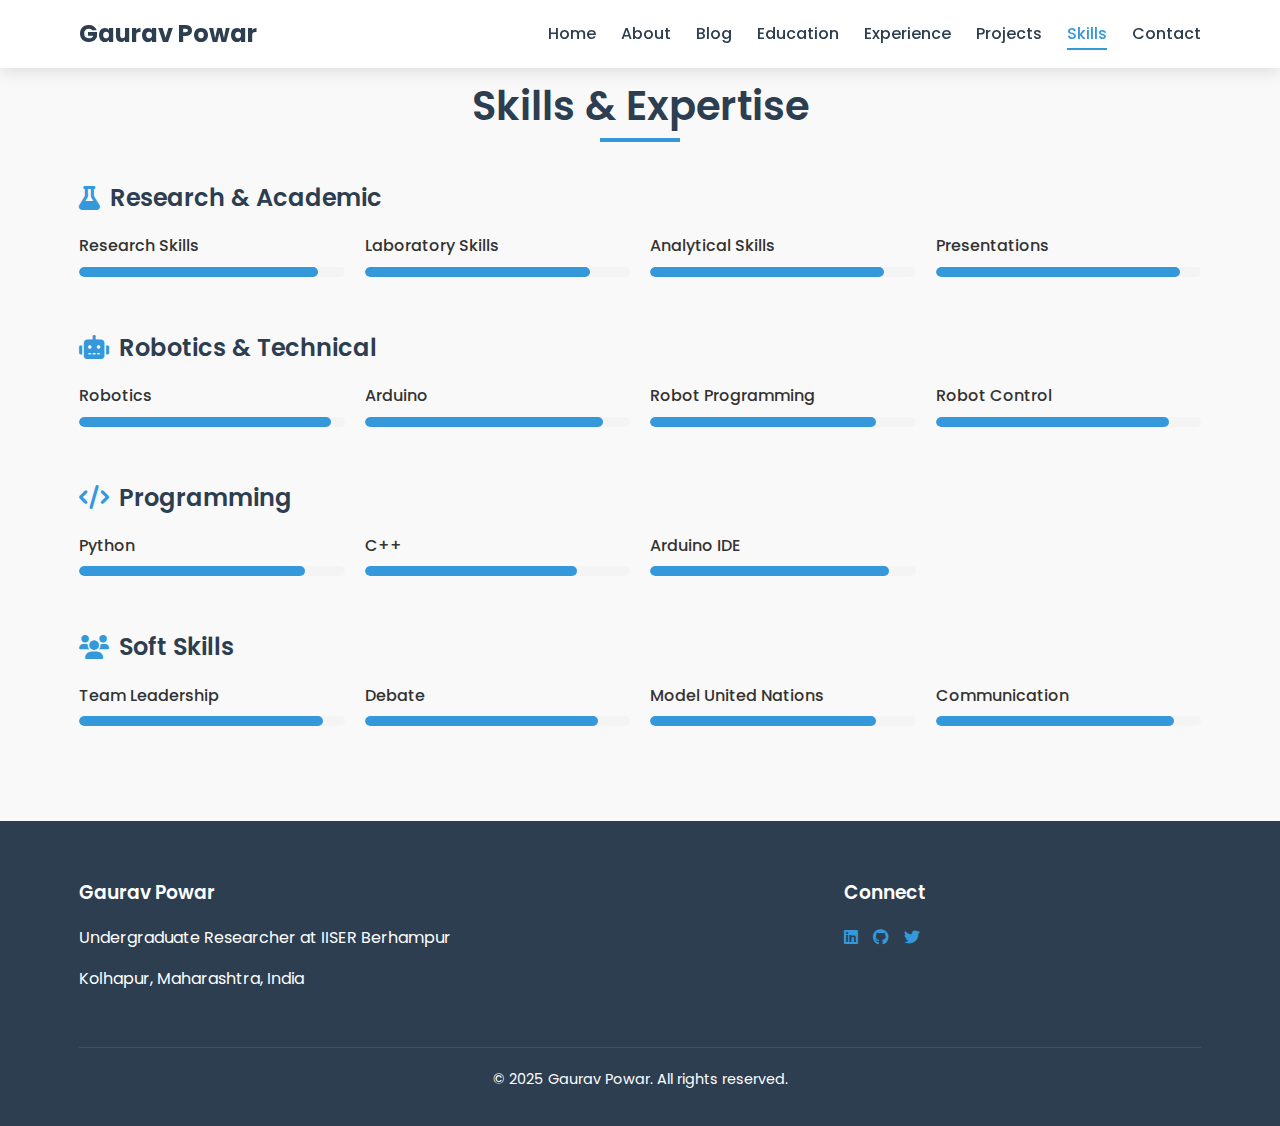
<file: skills.html>
<!DOCTYPE html>
<html lang="en">
<head>
    <meta charset="UTF-8">
    <meta name="viewport" content="width=device-width, initial-scale=1.0">
    <title>Skills | Gaurav Powar</title>
    <link rel="stylesheet" href="css/style.css">
    <link rel="stylesheet" href="https://cdnjs.cloudflare.com/ajax/libs/font-awesome/6.0.0/css/all.min.css">
</head>
<body>
   <nav class="navbar">
        <div class="container">
            <div class="logo">Gaurav Powar</div>
            <div class="nav-toggle" id="navToggle">
                <span></span>
                <span></span>
                <span></span>
            </div>
            <ul class="nav-menu">
                <li><a href="index.html">Home</a></li>
                <li><a href="about.html">About</a></li>
                <li><a href="blog.html">Blog</a></li>
                <li><a href="education.html">Education</a></li>
                <li><a href="experience.html">Experience</a></li>
                <li><a href="projects.html">Projects</a></li>
                <li><a href="skills.html">Skills</a></li>
                <li><a href="contact.html">Contact</a></li>
            </ul>
        </div>
    </nav>

    <section class="skills-section">
        <div class="container">
            <h1 class="page-title">Skills & Expertise</h1>
            
            <div class="skills-categories">
                <div class="skills-category">
                    <h2><i class="fas fa-flask"></i> Research & Academic</h2>
                    <div class="skills-grid">
                        <div class="skill-item">
                            <div class="skill-name">Research Skills</div>
                            <div class="skill-bar">
                                <div class="skill-level" style="width: 90%"></div>
                            </div>
                        </div>
                        <div class="skill-item">
                            <div class="skill-name">Laboratory Skills</div>
                            <div class="skill-bar">
                                <div class="skill-level" style="width: 85%"></div>
                            </div>
                        </div>
                        <div class="skill-item">
                            <div class="skill-name">Analytical Skills</div>
                            <div class="skill-bar">
                                <div class="skill-level" style="width: 88%"></div>
                            </div>
                        </div>
                        <div class="skill-item">
                            <div class="skill-name">Presentations</div>
                            <div class="skill-bar">
                                <div class="skill-level" style="width: 92%"></div>
                            </div>
                        </div>
                    </div>
                </div>
                
                <div class="skills-category">
                    <h2><i class="fas fa-robot"></i> Robotics & Technical</h2>
                    <div class="skills-grid">
                        <div class="skill-item">
                            <div class="skill-name">Robotics</div>
                            <div class="skill-bar">
                                <div class="skill-level" style="width: 95%"></div>
                            </div>
                        </div>
                        <div class="skill-item">
                            <div class="skill-name">Arduino</div>
                            <div class="skill-bar">
                                <div class="skill-level" style="width: 90%"></div>
                            </div>
                        </div>
                        <div class="skill-item">
                            <div class="skill-name">Robot Programming</div>
                            <div class="skill-bar">
                                <div class="skill-level" style="width: 85%"></div>
                            </div>
                        </div>
                        <div class="skill-item">
                            <div class="skill-name">Robot Control</div>
                            <div class="skill-bar">
                                <div class="skill-level" style="width: 88%"></div>
                            </div>
                        </div>
                    </div>
                </div>
                
                <div class="skills-category">
                    <h2><i class="fas fa-code"></i> Programming</h2>
                    <div class="skills-grid">
                        <div class="skill-item">
                            <div class="skill-name">Python</div>
                            <div class="skill-bar">
                                <div class="skill-level" style="width: 85%"></div>
                            </div>
                        </div>
                        <div class="skill-item">
                            <div class="skill-name">C++</div>
                            <div class="skill-bar">
                                <div class="skill-level" style="width: 80%"></div>
                            </div>
                        </div>
                        <div class="skill-item">
                            <div class="skill-name">Arduino IDE</div>
                            <div class="skill-bar">
                                <div class="skill-level" style="width: 90%"></div>
                            </div>
                        </div>
                    </div>
                </div>
                
                <div class="skills-category">
                    <h2><i class="fas fa-users"></i> Soft Skills</h2>
                    <div class="skills-grid">
                        <div class="skill-item">
                            <div class="skill-name">Team Leadership</div>
                            <div class="skill-bar">
                                <div class="skill-level" style="width: 92%"></div>
                            </div>
                        </div>
                        <div class="skill-item">
                            <div class="skill-name">Debate</div>
                            <div class="skill-bar">
                                <div class="skill-level" style="width: 88%"></div>
                            </div>
                        </div>
                        <div class="skill-item">
                            <div class="skill-name">Model United Nations</div>
                            <div class="skill-bar">
                                <div class="skill-level" style="width: 85%"></div>
                            </div>
                        </div>
                        <div class="skill-item">
                            <div class="skill-name">Communication</div>
                            <div class="skill-bar">
                                <div class="skill-level" style="width: 90%"></div>
                            </div>
                        </div>
                    </div>
                </div>
            </div>
        </div>
    </section>

    <footer>
        <div class="container">
            <div class="footer-content">
                <div class="footer-section">
                    <h3>Gaurav Powar</h3>
                    <p>Undergraduate Researcher at IISER Berhampur</p>
                    <p>Kolhapur, Maharashtra, India</p>
                </div>
                <div class="footer-section">
                    <h3>Connect</h3>
                    <div class="social-links">
                        <a href="https://www.linkedin.com/in/gauravpowarin/"><i class="fab fa-linkedin"></i></a>
                        <a href="https://github.com/gauravpowar"><i class="fab fa-github"></i></a>
                        <a href="https://x.com/gauravpowar_"><i class="fab fa-twitter"></i></a>
                    </div>
                </div>
            </div>
            <div class="copyright">
                <p>&copy; 2025 Gaurav Powar. All rights reserved.</p>
            </div>
        </div>
    </footer>
    <script src="js/script.js"></script>
</body>
</html>
</file>
<file: style.css>
/* style.css */
@import url('https://fonts.googleapis.com/css2?family=Poppins:wght@300;400;500;600;700&family=Roboto:wght@300;400;500;700&display=swap');

:root {
    --primary-color: #3498db;
    --secondary-color: #2c3e50;
    --accent-color: #e74c3c;
    --text-color: #333;
    --light-color: #f4f4f4;
    --dark-color: #222;
    --border-color: #ddd;
    --box-shadow: 0 5px 15px rgba(0, 0, 0, 0.1);
    --transition: all 0.3s ease;
}

/* Base Styles */
* {
    margin: 0;
    padding: 0;
    box-sizing: border-box;
}

body {
    font-family: 'Poppins', sans-serif;
    line-height: 1.6;
    color: var(--text-color);
    background-color: #f9f9f9;
}

.container {
    width: 90%;
    max-width: 1200px;
    margin: 0 auto;
    padding: 0 15px;
}

/* Typography */
h1, h2, h3, h4, h5, h6 {
    font-weight: 600;
    line-height: 1.3;
    margin-bottom: 15px;
    color: var(--secondary-color);
}

p {
    margin-bottom: 15px;
}

a {
    text-decoration: none;
    color: var(--primary-color);
    transition: var(--transition);
}

a:hover {
    color: var(--accent-color);
}

ul {
    list-style: none;
}

img {
    max-width: 100%;
    height: auto;
    display: block;
}

section {
    padding: 80px 0;
}

.btn {
    display: inline-block;
    padding: 12px 28px;
    border-radius: 30px;
    font-weight: 500;
    text-align: center;
    cursor: pointer;
    transition: var(--transition);
    border: none;
}

.primary-btn {
    background-color: var(--primary-color);
    color: white;
}

.primary-btn:hover {
    background-color: #2980b9;
    color: white;
}

.secondary-btn {
    background-color: transparent;
    border: 2px solid var(--primary-color);
    color: var(--primary-color);
}

.secondary-btn:hover {
    background-color: var(--primary-color);
    color: white;
}

.page-title {
    font-size: 2.5rem;
    text-align: center;
    margin-bottom: 40px;
    position: relative;
    padding-bottom: 10px;
}

.page-title::after {
    content: '';
    position: absolute;
    width: 80px;
    height: 4px;
    background-color: var(--primary-color);
    bottom: 0;
    left: 50%;
    transform: translateX(-50%);
}

/* Navbar */
.navbar {
    position: fixed;
    top: 0;
    left: 0;
    width: 100%;
    background-color: white;
    box-shadow: var(--box-shadow);
    z-index: 1000;
    padding: 15px 0;
}

.navbar .container {
    display: flex;
    justify-content: space-between;
    align-items: center;
}

.logo {
    font-size: 1.5rem;
    font-weight: 700;
    color: var(--secondary-color);
}

.nav-menu {
    display: flex;
}

.nav-menu li {
    margin-left: 25px;
}

.nav-menu a {
    color: var(--secondary-color);
    font-weight: 500;
    position: relative;
}

.nav-menu a.active,
.nav-menu a:hover {
    color: var(--primary-color);
}

.nav-menu a.active::after,
.nav-menu a:hover::after {
    content: '';
    position: absolute;
    width: 100%;
    height: 2px;
    background-color: var(--primary-color);
    bottom: -5px;
    left: 0;
}

.nav-toggle {
    display: none;
    cursor: pointer;
}

.nav-toggle span {
    display: block;
    width: 25px;
    height: 2px;
    background-color: var(--secondary-color);
    margin: 5px 0;
    transition: var(--transition);
}

/* Hero Section */
.hero {
    height: 100vh;
    background-image: linear-gradient(rgba(0, 0, 0, 0.7), rgba(0, 0, 0, 0.7)), url('../img/hero-bg.jpg');
    background-size: cover;
    background-position: center;
    color: white;
    display: flex;
    align-items: center;
    text-align: center;
    margin-top: 70px;
}

.hero h1 {
    font-size: 3.5rem;
    margin-bottom: 10px;
    color: white;
}

.hero h2 {
    font-size: 1.8rem;
    margin-bottom: 20px;
    color: var(--primary-color);
}

.hero p {
    font-size: 1.2rem;
    margin-bottom: 30px;
    max-width: 600px;
    margin-left: auto;
    margin-right: auto;
}

.hero-buttons {
    margin-top: 30px;
}

.hero-buttons .btn {
    margin: 0 10px;
}

/* Highlights Section */
.highlights .cards {
    display: grid;
    grid-template-columns: repeat(auto-fit, minmax(300px, 1fr));
    gap: 30px;
    margin-top: 40px;
}

.section-title {
    text-align: center;
    margin-bottom: 50px;
    font-size: 2rem;
}

.card {
    background-color: white;
    border-radius: 10px;
    padding: 30px;
    box-shadow: var(--box-shadow);
    transition: var(--transition);
    text-align: center;
}

.card:hover {
    transform: translateY(-10px);
}

.card i {
    font-size: 2.5rem;
    color: var(--primary-color);
    margin-bottom: 20px;
}

.card h3 {
    font-size: 1.5rem;
    margin-bottom: 15px;
}

/* About Page */
.about-content {
    display: grid;
    grid-template-columns: 1fr 2fr;
    gap: 50px;
    align-items: center;
}

.about-image img {
    border-radius: 10px;
    box-shadow: var(--box-shadow);
}

.about-text h2 {
    margin-bottom: 20px;
    font-size: 2rem;
}

.language-list {
    margin: 20px 0;
}

.language-list li {
    margin-bottom: 10px;
}

.language-list span {
    font-weight: 600;
    color: var(--primary-color);
}

.download-resume {
    margin-top: 30px;
}

/* Education Page */
.timeline {
    position: relative;
    max-width: 800px;
    margin: 0 auto;
    padding: 40px 0;
}

.timeline::before {
    content: '';
    position: absolute;
    width: 2px;
    background-color: var(--primary-color);
    top: 0;
    bottom: 0;
    left: 50px;
}

.timeline-item {
    padding: 10px 50px 20px 80px;
    position: relative;
    background-color: inherit;
    width: 100%;
    margin-bottom: 30px;
}

.timeline-dot {
    position: absolute;
    width: 16px;
    height: 16px;
    background-color: var(--primary-color);
    border-radius: 50%;
    left: 43px;
    top: 15px;
    z-index: 1;
}

.timeline-date {
    font-weight: 600;
    color: var(--primary-color);
    margin-bottom: 10px;
}

.timeline-content {
    background-color: white;
    border-radius: 10px;
    padding: 20px;
    box-shadow: var(--box-shadow);
}

.skills-tags {
    display: flex;
    flex-wrap: wrap;
    margin-top: 15px;
    gap: 8px;
}

.skills-tags span {
    background-color: rgba(52, 152, 219, 0.1);
    color: var(--primary-color);
    padding: 5px 12px;
    border-radius: 30px;
    font-size: 0.85rem;
    font-weight: 500;
}

/* Projects Page */
.projects-grid {
    display: grid;
    grid-template-columns: repeat(auto-fill, minmax(350px, 1fr));
    gap: 30px;
}

.project-card {
    background-color: white;
    border-radius: 10px;
    overflow: hidden;
    box-shadow: var(--box-shadow);
}

.project-image img {
    width: 100%;
    height: 220px;
    object-fit: cover;
}

.project-content {
    padding: 20px;
}

.project-period {
    color: var(--primary-color);
    font-size: 0.9rem;
    font-weight: 500;
    margin-bottom: 10px;
}

.project-card .btn {
    margin-top: 15px;
}

/* Experience & Certifications */
.experience-block,
.certifications-block {
    margin-bottom: 60px;
}

.experience-block h2,
.certifications-block h2 {
    margin-bottom: 30px;
    font-size: 1.8rem;
    border-bottom: 2px solid var(--border-color);
    padding-bottom: 10px;
}

.experience-item {
    background-color: white;
    border-radius: 10px;
    padding: 25px;
    box-shadow: var(--box-shadow);
    margin-bottom: 30px;
}

.experience-header {
    display: flex;
    justify-content: space-between;
    align-items: center;
    margin-bottom: 10px;
}

.experience-header h3 {
    margin-bottom: 0;
    color: var(--primary-color);
}

.experience-date {
    font-weight: 500;
    color: var(--secondary-color);
}

.experience-item h4 {
    margin-bottom: 15px;
    font-weight: 500;
}

.certifications-grid {
    display: grid;
    grid-template-columns: repeat(auto-fill, minmax(300px, 1fr));
    gap: 30px;
}

.certification-item {
    background-color: white;
    border-radius: 10px;
    padding: 25px;
    box-shadow: var(--box-shadow);
}

.certification-item h3 {
    color: var(--primary-color);
}

.cert-issuer {
    font-weight: 500;
    margin-bottom: 5px;
}

.cert-date {
    color: var(--secondary-color);
    font-size: 0.9rem;
    margin-bottom: 10px;
}

/* Skills Page */
.skills-categories {
    display: grid;
    grid-template-columns: 1fr;
    gap: 40px;
}

.skills-category h2 {
    margin-bottom: 20px;
    display: flex;
    align-items: center;
    gap: 10px;
}

.skills-category h2 i {
    color: var(--primary-color);
}

.skills-grid {
    display: grid;
    grid-template-columns: repeat(auto-fill, minmax(250px, 1fr));
    gap: 20px;
}

.skill-item {
    margin-bottom: 15px;
}

.skill-name {
    font-weight: 500;
    margin-bottom: 8px;
}

.skill-bar {
    height: 10px;
    background-color: var(--light-color);
    border-radius: 10px;
    overflow: hidden;
}

.skill-level {
    height: 100%;
    background-color: var(--primary-color);
    border-radius: 10px;
}

/* Contact Page */
.contact-content {
    display: grid;
    grid-template-columns: 1fr 1fr;
    gap: 50px;
}

.contact-details {
    margin-bottom: 30px;
}

.contact-item {
    display: flex;
    align-items: flex-start;
    gap: 15px;
    margin-bottom: 20px;
}

.contact-item i {
    font-size: 1.5rem;
    color: var(--primary-color);
}

.contact-item h3 {
    margin-bottom: 5px;
    font-size: 1.1rem;
}

.social-links {
    display: flex;
    gap: 15px;
}

.social-link {
    width: 40px;
    height: 40px;
    background-color: var(--primary-color);
    border-radius: 50%;
    display: flex;
    align-items: center;
    justify-content: center;
    color: white;
    transition: var(--transition);
}

.social-link:hover {
    background-color: var(--secondary-color);
    color: white;
}

.contact-form h2 {
    margin-bottom: 25px;
}

.form-group {
    margin-bottom: 20px;
}

.form-group label {
    display: block;
    margin-bottom: 5px;
    font-weight: 500;
}

.form-group input,
.form-group textarea {
    width: 100%;
    padding: 12px 15px;
    border: 1px solid var(--border-color);
    border-radius: 5px;
    font-family: 'Poppins', sans-serif;
    font-size: 1rem;
}

.form-group input:focus,
.form-group textarea:focus {
    outline: none;
    border-color: var(--primary-color);
}

/* Footer */
footer {
    background-color: var(--secondary-color);
    color: white;
    padding: 60px 0 20px;
}

.footer-content {
    display: grid;
    grid-template-columns: 2fr 1fr;
    gap: 50px;
    margin-bottom: 40px;
}

.footer-section h3 {
    color: white;
    margin-bottom: 20px;
}

footer .social-links {
    margin-top: 15px;
}

footer .social-link {
    background-color: #34495e;
}

footer .social-link:hover {
    background-color: var(--primary-color);
}

.copyright {
    text-align: center;
    padding-top: 20px;
    border-top: 1px solid rgba(255, 255, 255, 0.1);
    font-size: 0.9rem;
}

/* Responsive Styles */
@media (max-width: 992px) {
    .about-content,
    .contact-content {
        grid-template-columns: 1fr;
    }
    
    .about-image {
        max-width: 400px;
        margin: 0 auto;
    }
}

@media (max-width: 768px) {
    section {
        padding: 60px 0;
    }
    
    .nav-menu {
        position: absolute;
        top: 70px;
        left: 0;
        right: 0;
        background-color: white;
        flex-direction: column;
        align-items: center;
        padding: 20px 0;
        box-shadow: var(--box-shadow);
        display: none;
    }
    
    .nav-menu.active {
        display: flex;
    }
    
    .nav-menu li {
        margin: 10px 0;
    }
    
    .nav-toggle {
        display: block;
    }
    
    .nav-toggle.active span:nth-child(1) {
        transform: rotate(45deg) translate(5px, 5px);
    }
    
    .nav-toggle.active span:nth-child(2) {
        opacity: 0;
    }
    
    .nav-toggle.active span:nth-child(3) {
        transform: rotate(-45deg) translate(7px, -6px);
    }
    
    .hero h1 {
        font-size: 2.5rem;
    }
    
    .hero h2 {
        font-size: 1.5rem;
    }
    
    .timeline::before {
        left: 20px;
    }
    
    .timeline-item {
        padding-left: 50px;
    }
    
    .timeline-dot {
        left: 13px;
    }
    
    .footer-content {
        grid-template-columns: 1fr;
        gap: 30px;
    }
}

@media (max-width: 576px) {
    .projects-grid,
    .certifications-grid {
        grid-template-columns: 1fr;
    }
    
    .hero-buttons .btn {
        display: block;
        margin: 10px auto;
        width: 80%;
    }
}
</file>
<file: css/style.css>
/* style.css */
@import url('https://fonts.googleapis.com/css2?family=Poppins:wght@300;400;500;600;700&family=Roboto:wght@300;400;500;700&display=swap');

:root {
    --primary-color: #3498db;
    --secondary-color: #2c3e50;
    --accent-color: #e74c3c;
    --text-color: #333;
    --light-color: #f4f4f4;
    --dark-color: #222;
    --border-color: #ddd;
    --box-shadow: 0 5px 15px rgba(0, 0, 0, 0.1);
    --transition: all 0.3s ease;
}

/* Base Styles */
* {
    margin: 0;
    padding: 0;
    box-sizing: border-box;
}

body {
    font-family: 'Poppins', sans-serif;
    line-height: 1.6;
    color: var(--text-color);
    background-color: #f9f9f9;
}

.container {
    width: 90%;
    max-width: 1200px;
    margin: 0 auto;
    padding: 0 15px;
}

/* Typography */
h1, h2, h3, h4, h5, h6 {
    font-weight: 600;
    line-height: 1.3;
    margin-bottom: 15px;
    color: var(--secondary-color);
}

p {
    margin-bottom: 15px;
}

a {
    text-decoration: none;
    color: var(--primary-color);
    transition: var(--transition);
}

a:hover {
    color: var(--accent-color);
}

ul {
    list-style: none;
}

img {
    max-width: 100%;
    height: auto;
    display: block;
}

section {
    padding: 80px 0;
}

.btn {
    display: inline-block;
    padding: 12px 28px;
    border-radius: 30px;
    font-weight: 500;
    text-align: center;
    cursor: pointer;
    transition: var(--transition);
    border: none;
}

.primary-btn {
    background-color: var(--primary-color);
    color: white;
}

.primary-btn:hover {
    background-color: #2980b9;
    color: white;
}

.secondary-btn {
    background-color: transparent;
    border: 2px solid var(--primary-color);
    color: var(--primary-color);
}

.secondary-btn:hover {
    background-color: var(--primary-color);
    color: white;
}

.page-title {
    font-size: 2.5rem;
    text-align: center;
    margin-bottom: 40px;
    position: relative;
    padding-bottom: 10px;
}

.page-title::after {
    content: '';
    position: absolute;
    width: 80px;
    height: 4px;
    background-color: var(--primary-color);
    bottom: 0;
    left: 50%;
    transform: translateX(-50%);
}

/* Navbar */
.navbar {
    position: fixed;
    top: 0;
    left: 0;
    width: 100%;
    background-color: white;
    box-shadow: var(--box-shadow);
    z-index: 1000;
    padding: 15px 0;
}

.navbar .container {
    display: flex;
    justify-content: space-between;
    align-items: center;
}

.logo {
    font-size: 1.5rem;
    font-weight: 700;
    color: var(--secondary-color);
}

.nav-menu {
    display: flex;
}

.nav-menu li {
    margin-left: 25px;
}

.nav-menu a {
    color: var(--secondary-color);
    font-weight: 500;
    position: relative;
}

.nav-menu a.active,
.nav-menu a:hover {
    color: var(--primary-color);
}

.nav-menu a.active::after,
.nav-menu a:hover::after {
    content: '';
    position: absolute;
    width: 100%;
    height: 2px;
    background-color: var(--primary-color);
    bottom: -5px;
    left: 0;
}

.nav-toggle {
    display: none;
    cursor: pointer;
}

.nav-toggle span {
    display: block;
    width: 25px;
    height: 2px;
    background-color: var(--secondary-color);
    margin: 5px 0;
    transition: var(--transition);
}

/* Hero Section */
.hero {
    height: 100vh;
    background-image: linear-gradient(rgba(0, 0, 0, 0.7), rgba(0, 0, 0, 0.7)), url('../img/hero-bg.jpg');
    background-size: cover;
    background-position: center;
    color: white;
    display: flex;
    align-items: center;
    text-align: center;
    margin-top: 70px;
}

.hero h1 {
    font-size: 3.5rem;
    margin-bottom: 10px;
    color: white;
}

.hero h2 {
    font-size: 1.8rem;
    margin-bottom: 20px;
    color: var(--primary-color);
}

.hero p {
    font-size: 1.2rem;
    margin-bottom: 30px;
    max-width: 600px;
    margin-left: auto;
    margin-right: auto;
}

.hero-buttons {
    margin-top: 30px;
}

.hero-buttons .btn {
    margin: 0 10px;
}

/* Highlights Section */
.highlights .cards {
    display: grid;
    grid-template-columns: repeat(auto-fit, minmax(300px, 1fr));
    gap: 30px;
    margin-top: 40px;
}

.section-title {
    text-align: center;
    margin-bottom: 50px;
    font-size: 2rem;
}

.card {
    background-color: white;
    border-radius: 10px;
    padding: 30px;
    box-shadow: var(--box-shadow);
    transition: var(--transition);
    text-align: center;
}

.card:hover {
    transform: translateY(-10px);
}

.card i {
    font-size: 2.5rem;
    color: var(--primary-color);
    margin-bottom: 20px;
}

.card h3 {
    font-size: 1.5rem;
    margin-bottom: 15px;
}

/* About Page */
.about-content {
    display: grid;
    grid-template-columns: 1fr 2fr;
    gap: 50px;
    align-items: center;
}

.about-image img {
    border-radius: 10px;
    box-shadow: var(--box-shadow);
}

.about-text h2 {
    margin-bottom: 20px;
    font-size: 2rem;
}

.language-list {
    margin: 20px 0;
}

.language-list li {
    margin-bottom: 10px;
}

.language-list span {
    font-weight: 600;
    color: var(--primary-color);
}

.download-resume {
    margin-top: 30px;
}

/* Education Page */
.timeline {
    position: relative;
    max-width: 800px;
    margin: 0 auto;
    padding: 40px 0;
}

.timeline::before {
    content: '';
    position: absolute;
    width: 2px;
    background-color: var(--primary-color);
    top: 0;
    bottom: 0;
    left: 50px;
}

.timeline-item {
    padding: 10px 50px 20px 80px;
    position: relative;
    background-color: inherit;
    width: 100%;
    margin-bottom: 30px;
}

.timeline-dot {
    position: absolute;
    width: 16px;
    height: 16px;
    background-color: var(--primary-color);
    border-radius: 50%;
    left: 43px;
    top: 15px;
    z-index: 1;
}

.timeline-date {
    font-weight: 600;
    color: var(--primary-color);
    margin-bottom: 10px;
}

.timeline-content {
    background-color: white;
    border-radius: 10px;
    padding: 20px;
    box-shadow: var(--box-shadow);
}

.skills-tags {
    display: flex;
    flex-wrap: wrap;
    margin-top: 15px;
    gap: 8px;
}

.skills-tags span {
    background-color: rgba(52, 152, 219, 0.1);
    color: var(--primary-color);
    padding: 5px 12px;
    border-radius: 30px;
    font-size: 0.85rem;
    font-weight: 500;
}

/* Projects Page */
.projects-grid {
    display: grid;
    grid-template-columns: repeat(auto-fill, minmax(350px, 1fr));
    gap: 30px;
}

.project-card {
    background-color: white;
    border-radius: 10px;
    overflow: hidden;
    box-shadow: var(--box-shadow);
}

.project-image img {
    width: 100%;
    height: 220px;
    object-fit: cover;
}

.project-content {
    padding: 20px;
}

.project-period {
    color: var(--primary-color);
    font-size: 0.9rem;
    font-weight: 500;
    margin-bottom: 10px;
}

.project-card .btn {
    margin-top: 15px;
}

/* Experience & Certifications */
.experience-block,
.certifications-block {
    margin-bottom: 60px;
}

.experience-block h2,
.certifications-block h2 {
    margin-bottom: 30px;
    font-size: 1.8rem;
    border-bottom: 2px solid var(--border-color);
    padding-bottom: 10px;
}

.experience-item {
    background-color: white;
    border-radius: 10px;
    padding: 25px;
    box-shadow: var(--box-shadow);
    margin-bottom: 30px;
}

.experience-header {
    display: flex;
    justify-content: space-between;
    align-items: center;
    margin-bottom: 10px;
}

.experience-header h3 {
    margin-bottom: 0;
    color: var(--primary-color);
}

.experience-date {
    font-weight: 500;
    color: var(--secondary-color);
}

.experience-item h4 {
    margin-bottom: 15px;
    font-weight: 500;
}

.certifications-grid {
    display: grid;
    grid-template-columns: repeat(auto-fill, minmax(300px, 1fr));
    gap: 30px;
}

.certification-item {
    background-color: white;
    border-radius: 10px;
    padding: 25px;
    box-shadow: var(--box-shadow);
}

.certification-item h3 {
    color: var(--primary-color);
}

.cert-issuer {
    font-weight: 500;
    margin-bottom: 5px;
}

.cert-date {
    color: var(--secondary-color);
    font-size: 0.9rem;
    margin-bottom: 10px;
}

/* Skills Page */
.skills-categories {
    display: grid;
    grid-template-columns: 1fr;
    gap: 40px;
}

.skills-category h2 {
    margin-bottom: 20px;
    display: flex;
    align-items: center;
    gap: 10px;
}

.skills-category h2 i {
    color: var(--primary-color);
}

.skills-grid {
    display: grid;
    grid-template-columns: repeat(auto-fill, minmax(250px, 1fr));
    gap: 20px;
}

.skill-item {
    margin-bottom: 15px;
}

.skill-name {
    font-weight: 500;
    margin-bottom: 8px;
}

.skill-bar {
    height: 10px;
    background-color: var(--light-color);
    border-radius: 10px;
    overflow: hidden;
}

.skill-level {
    height: 100%;
    background-color: var(--primary-color);
    border-radius: 10px;
}

/* Contact Page */
.contact-content {
    display: grid;
    grid-template-columns: 1fr 1fr;
    gap: 50px;
}

.contact-details {
    margin-bottom: 30px;
}

.contact-item {
    display: flex;
    align-items: flex-start;
    gap: 15px;
    margin-bottom: 20px;
}

.contact-item i {
    font-size: 1.5rem;
    color: var(--primary-color);
}

.contact-item h3 {
    margin-bottom: 5px;
    font-size: 1.1rem;
}

.social-links {
    display: flex;
    gap: 15px;
}

.social-link {
    width: 40px;
    height: 40px;
    background-color: var(--primary-color);
    border-radius: 50%;
    display: flex;
    align-items: center;
    justify-content: center;
    color: white;
    transition: var(--transition);
}

.social-link:hover {
    background-color: var(--secondary-color);
    color: white;
}

.contact-form h2 {
    margin-bottom: 25px;
}

.form-group {
    margin-bottom: 20px;
}

.form-group label {
    display: block;
    margin-bottom: 5px;
    font-weight: 500;
}

.form-group input,
.form-group textarea {
    width: 100%;
    padding: 12px 15px;
    border: 1px solid var(--border-color);
    border-radius: 5px;
    font-family: 'Poppins', sans-serif;
    font-size: 1rem;
}

.form-group input:focus,
.form-group textarea:focus {
    outline: none;
    border-color: var(--primary-color);
}

/* Footer */
footer {
    background-color: var(--secondary-color);
    color: white;
    padding: 60px 0 20px;
}

.footer-content {
    display: grid;
    grid-template-columns: 2fr 1fr;
    gap: 50px;
    margin-bottom: 40px;
}

.footer-section h3 {
    color: white;
    margin-bottom: 20px;
}

footer .social-links {
    margin-top: 15px;
}

footer .social-link {
    background-color: #34495e;
}

footer .social-link:hover {
    background-color: var(--primary-color);
}

.copyright {
    text-align: center;
    padding-top: 20px;
    border-top: 1px solid rgba(255, 255, 255, 0.1);
    font-size: 0.9rem;
}

/* Responsive Styles */
@media (max-width: 992px) {
    .about-content,
    .contact-content {
        grid-template-columns: 1fr;
    }
    
    .about-image {
        max-width: 400px;
        margin: 0 auto;
    }
}

@media (max-width: 768px) {
    section {
        padding: 60px 0;
    }
    
    .nav-menu {
        position: absolute;
        top: 70px;
        left: 0;
        right: 0;
        background-color: white;
        flex-direction: column;
        align-items: center;
        padding: 20px 0;
        box-shadow: var(--box-shadow);
        display: none;
    }
    
    .nav-menu.active {
        display: flex;
    }
    
    .nav-menu li {
        margin: 10px 0;
    }
    
    .nav-toggle {
        display: block;
    }
    
    .nav-toggle.active span:nth-child(1) {
        transform: rotate(45deg) translate(5px, 5px);
    }
    
    .nav-toggle.active span:nth-child(2) {
        opacity: 0;
    }
    
    .nav-toggle.active span:nth-child(3) {
        transform: rotate(-45deg) translate(7px, -6px);
    }
    
    .hero h1 {
        font-size: 2.5rem;
    }
    
    .hero h2 {
        font-size: 1.5rem;
    }
    
    .timeline::before {
        left: 20px;
    }
    
    .timeline-item {
        padding-left: 50px;
    }
    
    .timeline-dot {
        left: 13px;
    }
    
    .footer-content {
        grid-template-columns: 1fr;
        gap: 30px;
    }
}

@media (max-width: 576px) {
    .projects-grid,
    .certifications-grid {
        grid-template-columns: 1fr;
    }
    
    .hero-buttons .btn {
        display: block;
        margin: 10px auto;
        width: 80%;
    }
}
</file>
